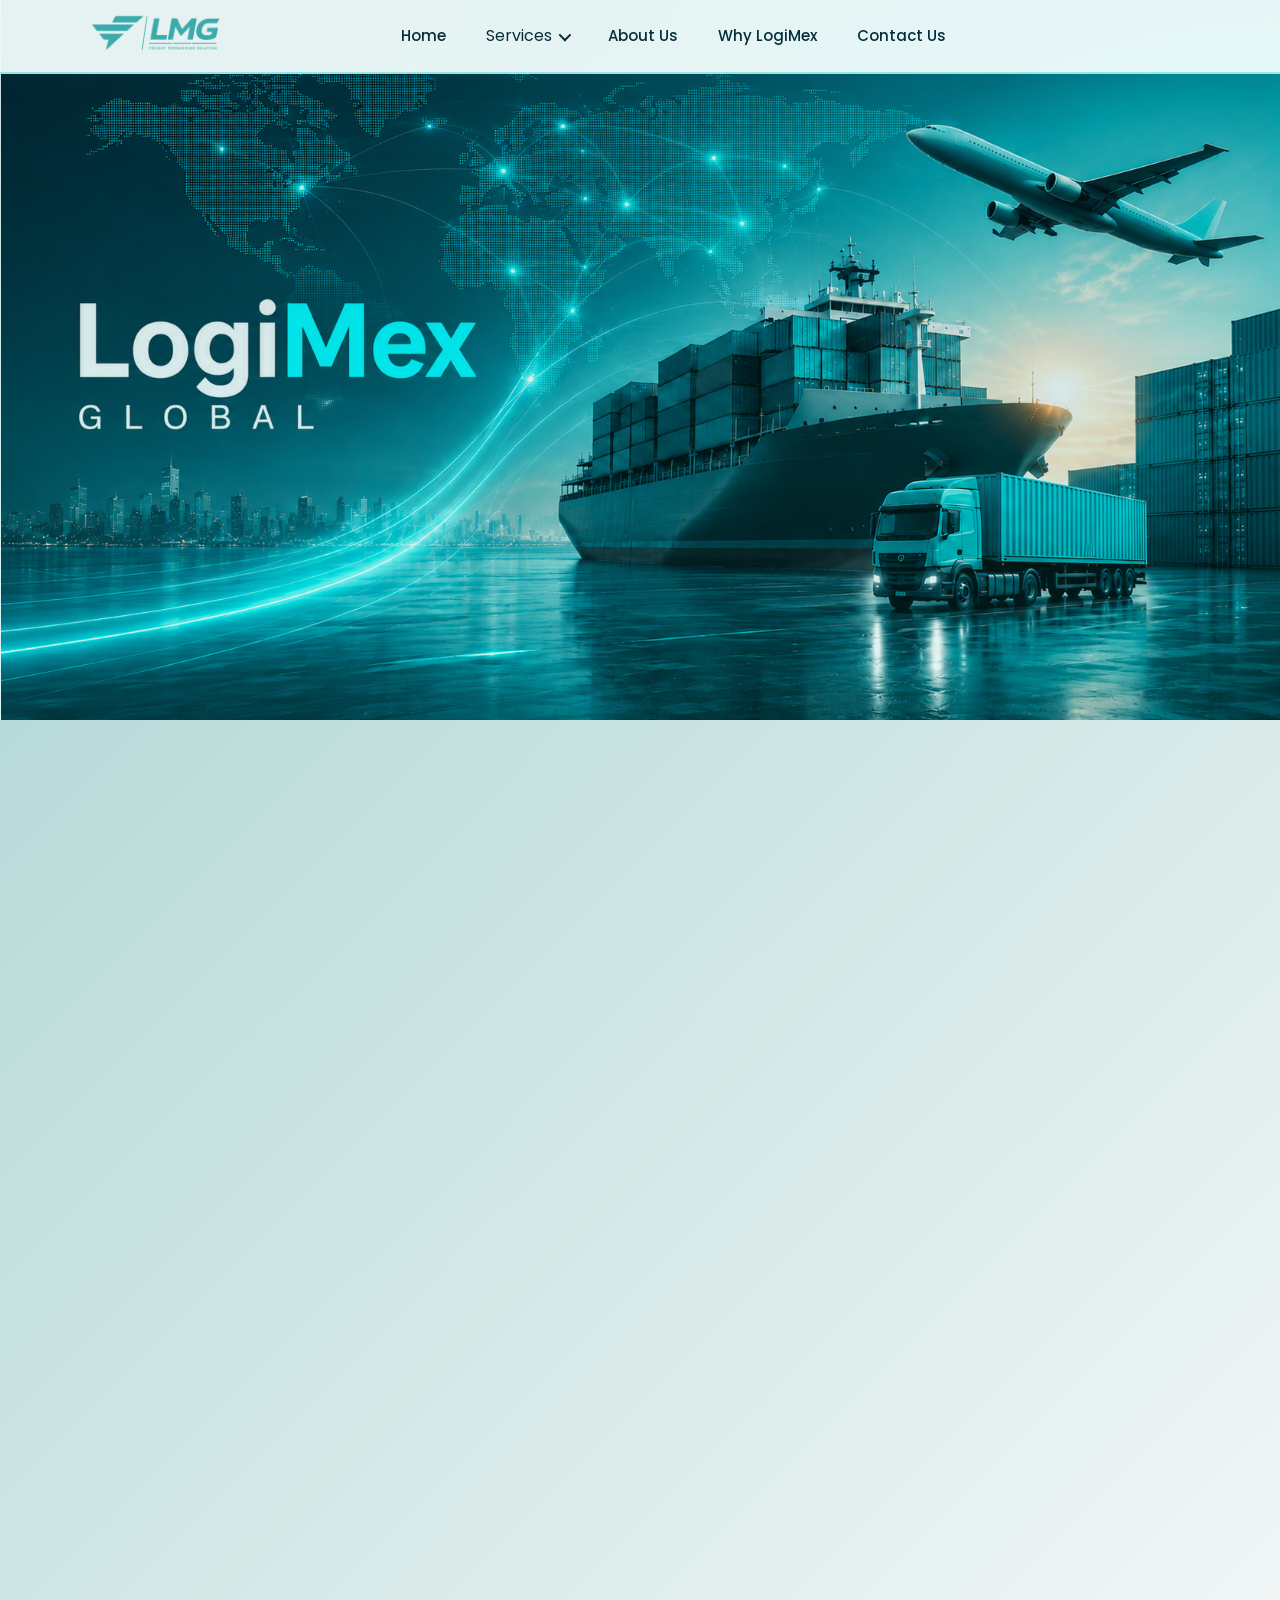
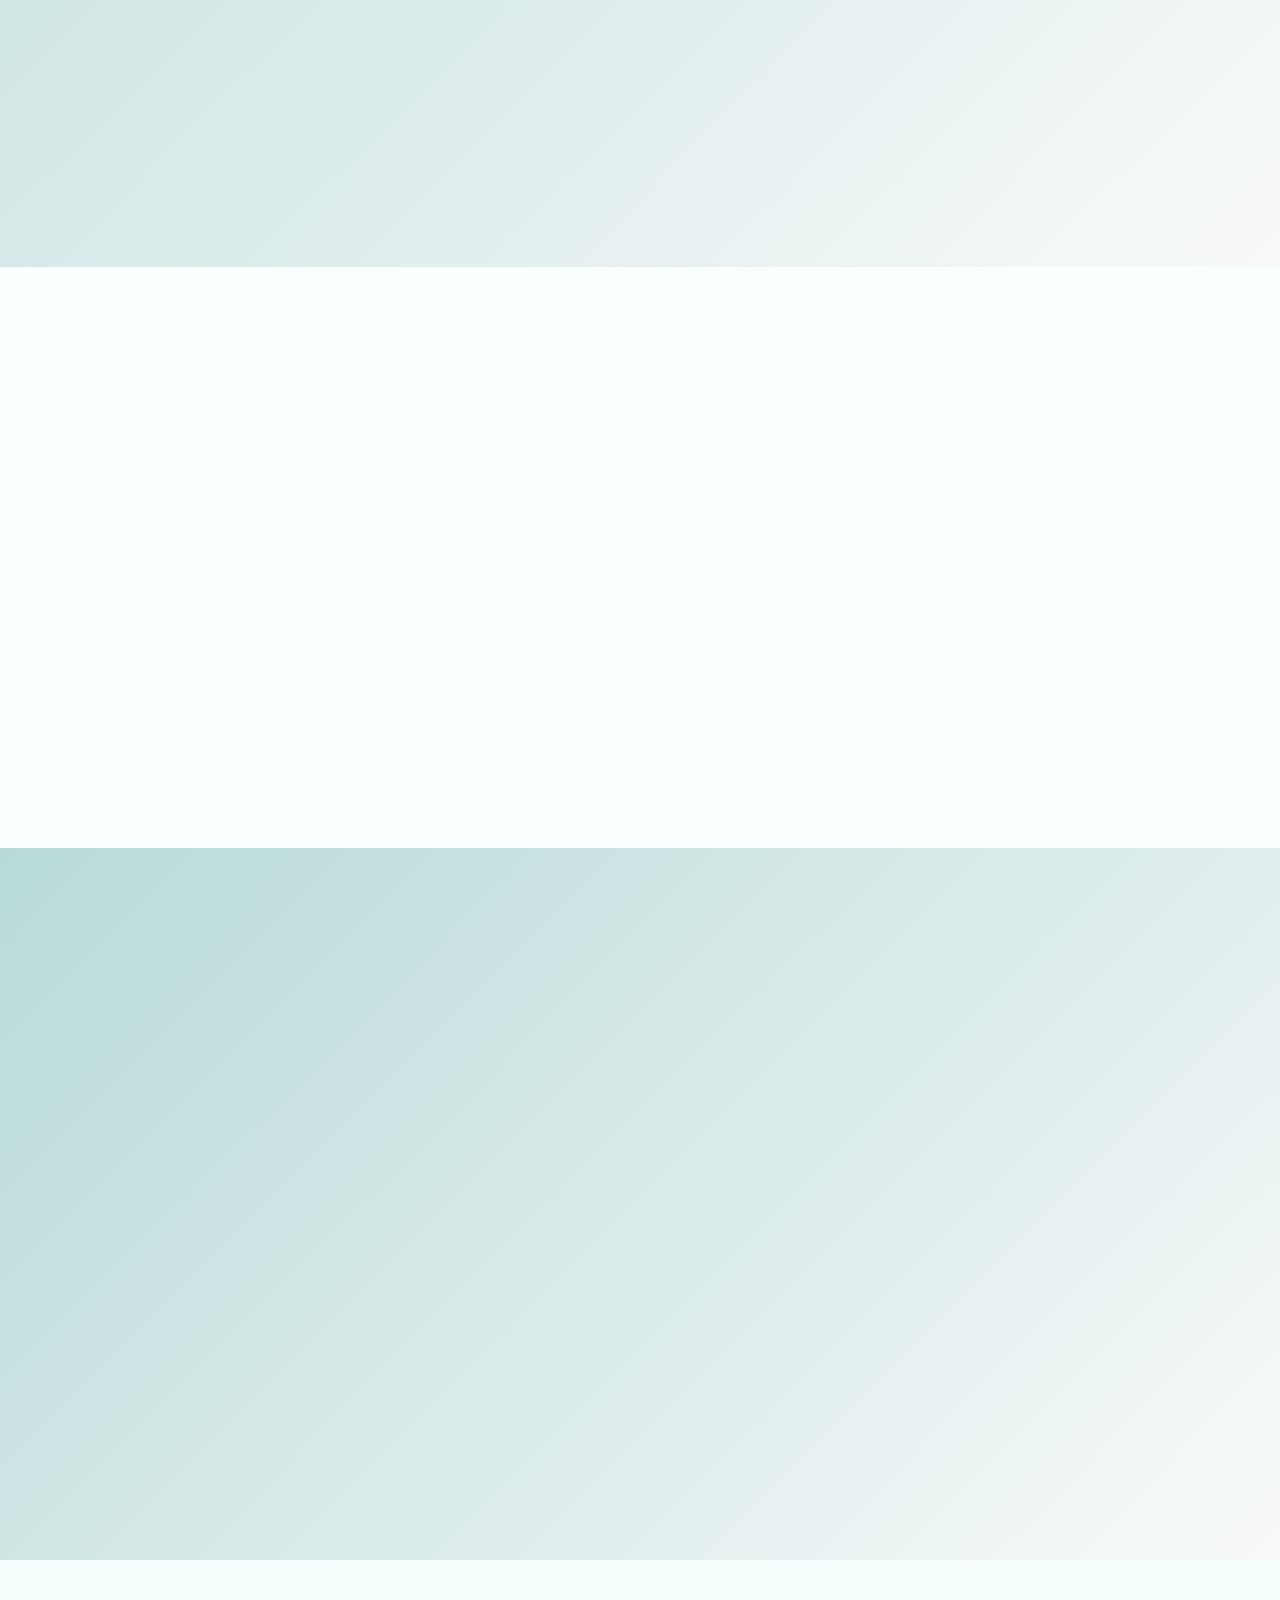
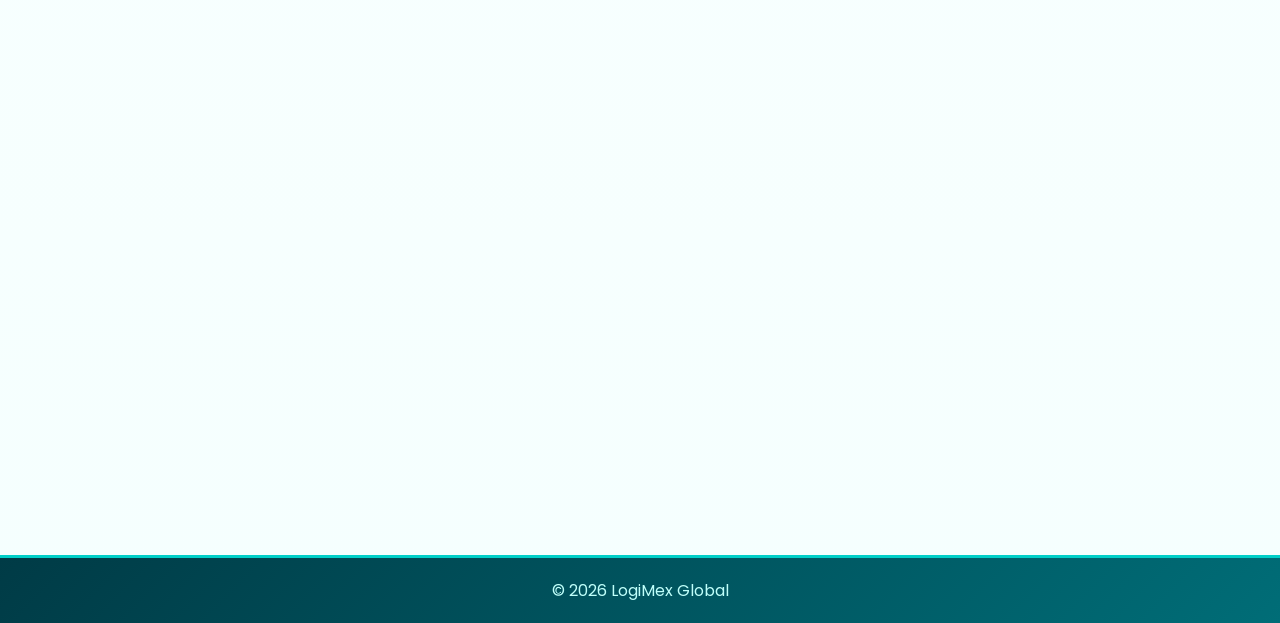
<file: index.html>
<!DOCTYPE html>
<html lang="en">

<head>
  <meta charset="UTF-8">
  <title>LogiMex Global</title>
  <meta name="viewport" content="width=device-width, initial-scale=1.0">

  <!-- SEO -->
  <meta name="description" content="LogiMex Global - Premium logistics solutions worldwide">

  <!-- Styles -->
  <link rel="stylesheet" href="style.css">

  <!-- Google Font -->
  <link href="https://fonts.googleapis.com/css2?family=Poppins:wght@300;500;700&display=swap" rel="stylesheet">
  <link href="https://unpkg.com/aos@2.3.4/dist/aos.css" rel="stylesheet">

  <script src="https://unpkg.com/aos@2.3.4/dist/aos.js"></script>
  <script type="application/ld+json">
  {
    "@context": "https://schema.org",
    "@type": "Organization",
    "name": "Logimex Global",
    "url": "https://logimexglobal.in"
  }
</script>
  <script>
    document.addEventListener("DOMContentLoaded", function () {
      AOS.init({
        duration: 800,        // faster on mobile
        once: false,
        offset: 80,           // smaller trigger distance
        disable: window.innerWidth < 480 ? true : false
      });
    });

  </script>
  <script>
    document.querySelectorAll('a[href^="#"]').forEach(link => {
      link.addEventListener("click", function (e) {
        e.preventDefault();

        const target = document.querySelector(this.getAttribute("href"));

        if (target) {
          target.scrollIntoView({
            behavior: "smooth"
          });

          setTimeout(() => {
            AOS.refresh();
          }, 300);
        }
      });
    });
  </script>
  <meta name="google-site-verification" content="a8qWENPJ3kZkcOd3XUZtPn4AicTe1PCpb2HpRHFiw74" />
</head>

<body>

  <!-- NAVBAR -->
  <header class="navbar">
    <div class="container">

      <!-- LOGO -->
      <div class="logo">
        <img src="assets/logo_monochrome.png" alt="LogiMex Logo">
      </div>

      <!-- NAV LINKS -->
      <nav id="nav-menu" class="nav-menu">
        <a href="#">Home</a>
        <div class="nav-dropdown">
          <button type="button" class="nav-link nav-dropdown-toggle" aria-expanded="false">Services</button>
          <div class="nav-dropdown-menu">
            <a href="ocean-freight.html">Ocean Freight</a>
            <a href="air-freight.html">Air Freight</a>
            <a href="road-transport.html">Road Transport</a>
            <a href="warehousing.html">Warehousing</a>
            <a href="cold-chain.html">Cold Chain</a>
            <a href="customs-clearance.html">Customs Clearance</a>
          </div>
        </div>
        <a href="#about-us">About Us</a>
        <a href="#why-choose-us">Why LogiMex</a>
        <a href="#contact-us">Contact Us</a>
      </nav>

      <!-- MOBILE MENU BUTTON -->
      <div id="menu-toggle" class="menu-toggle">
        <span></span>
        <span></span>
        <span></span>
      </div>

    </div>
  </header>

  <!-- HERO -->
  <section class="hero">
    <!-- <h1>LogiMex Global</h1>
  <p>Premium Logistics & Supply Chain Solutions</p>
  <button>Get Started</button> -->
  </section>

  <!-- SERVICES SECTION -->
  <section class="services" id="services">
    <div class="services-container">

      <!-- HEADING -->
      <div class="services-header" data-aos="fade-up">
        <h2>Our Services</h2>
        <p>
          We provide a wide range of logistics solutions designed to meet your business needs
          with efficiency and reliability.
        </p>
      </div>

      <!-- SERVICES GRID -->
      <div class="services-grid">

        <a class="service-card" href="ocean-freight.html" data-aos="zoom-in">
          <div class="service-card-media">
            <img src="assets/ocean_freight_port_to_port.jpeg" alt="Ocean freight containers at port">
          </div>
          <div class="service-card-body">
            <span class="service-card-badge">International</span>
            <h3>Ocean Freight</h3>
            <p>Cost-effective international shipping solutions for bulk cargo.</p>
          </div>
        </a>

        <a class="service-card" href="air-freight.html" data-aos="zoom-in" data-aos-delay="100">
          <div class="service-card-media">
            <img src="assets/air_freight_track_n_trace.avif" alt="Air freight shipment handling">
          </div>
          <div class="service-card-body">
            <span class="service-card-badge">Fast Transit</span>
            <h3>Air Freight</h3>
            <p>Fast and reliable delivery for time-sensitive shipments.</p>
          </div>
        </a>

        <a class="service-card" href="road-transport.html" data-aos="zoom-in" data-aos-delay="100">
          <div class="service-card-media">
            <img src="assets/road_transport_expedited.avif" alt="Road transport and trucking">
          </div>
          <div class="service-card-body">
            <span class="service-card-badge">Regional</span>
            <h3>Road Transport</h3>
            <p>Flexible domestic transportation with a strong network.</p>
          </div>
        </a>

        <a class="service-card" href="warehousing.html" data-aos="zoom-in" data-aos-delay="100">
          <div class="service-card-media">
            <img src="assets/warehousing_grow.avif" alt="Warehousing and distribution storage">
          </div>
          <div class="service-card-body">
            <span class="service-card-badge">Storage</span>
            <h3>Warehousing</h3>
            <p>Secure storage and efficient inventory management solutions.</p>
          </div>
        </a>

        <a class="service-card" href="cold-chain.html" data-aos="zoom-in" data-aos-delay="100">
          <div class="service-card-media">
            <img src="assets/cold_chain_optimal_solution.avif" alt="Temperature controlled logistics and cold chain">
          </div>
          <div class="service-card-body">
            <span class="service-card-badge">Controlled</span>
            <h3>Cold Chain</h3>
            <p>Temperature-controlled logistics for sensitive goods.</p>
          </div>
        </a>

        <a class="service-card" href="customs-clearance.html" data-aos="zoom-in" data-aos-delay="100">
          <div class="service-card-media">
            <img src="assets/service_hero_customs.jpeg" alt="Customs clearance paperwork and compliance">
          </div>
          <div class="service-card-body">
            <span class="service-card-badge">Compliance</span>
            <h3>Customs Clearance</h3>
            <p>Hassle-free documentation and customs processing.</p>
          </div>
        </a>

      </div>

    </div>
  </section>
  <!-- ABOUT -->
  <!-- ABOUT US SECTION -->
  <section class="about" id="about-us">
    <div class="about-container">

      <!-- LEFT CONTENT -->
      <div class="about-text" data-aos="fade-right">
        <h2>About Us</h2>
        <p>
          We are a trusted logistics company committed to delivering reliable, efficient,
          and cost-effective transportation solutions. With a strong network and experienced
          team, we ensure your goods reach their destination safely and on time.
        </p>

        <p>
          Our focus is on simplifying logistics for businesses by offering customized
          solutions that meet unique shipping requirements. From local deliveries to
          global freight, we handle every shipment with professionalism and care.
        </p>

        <!-- FEATURES -->
        <div class="about-features">
          <div>✔ Reliable Services</div>
          <div>✔ Timely Delivery</div>
          <div>✔ Secure Handling</div>
          <div>✔ Customer Focused</div>
        </div>
      </div>

      <!-- RIGHT IMAGE -->
      <div class="about-image" data-aos="fade-left">
        <img src="assets/warehousing_quick_shipment.avif" alt="Logistics">
      </div>

    </div>
  </section>



  <!-- WHY CHOOSE US SECTION -->
  <section class="why" id="why-choose-us">
    <div class="why-container">

      <!-- LEFT IMAGE -->
      <div class="why-image" data-aos="fade-right">
        <img src="assets/road_transport_our_priority.avif" alt="Logistics">
      </div>

      <!-- RIGHT CONTENT -->
      <div class="why-text" data-aos="fade-left">
        <h2>Why Choose Us</h2>
        <p>
          We provide reliable and efficient logistics solutions tailored to your business needs.
          Our commitment to quality service and customer satisfaction makes us a trusted partner
          in the logistics industry.
        </p>

        <!-- FEATURES GRID -->
        <div class="why-features">

          <div class="why-card" data-aos="fade-up">
            <h3>On-Time Delivery</h3>
            <p>We ensure your shipments reach their destination without delays.</p>
          </div>

          <div class="why-card" data-aos="fade-up">
            <h3>Affordable Pricing</h3>
            <p>Cost-effective logistics solutions for businesses of all sizes.</p>
          </div>

          <div class="why-card" data-aos="fade-up">
            <h3>Secure Handling</h3>
            <p>Your cargo is handled with maximum care and safety.</p>
          </div>

          <div class="why-card" data-aos="fade-up">
            <h3>24/7 Support</h3>
            <p>Our team is always available to assist you anytime.</p>
          </div>

        </div>
      </div>

    </div>
  </section>

  <section class="contact-section" id="contact-us">
    <div class="contact-container">

      <h2 data-aos="fade-up">Contact Us</h2>
      <p class="contact-intro" data-aos="fade-up">
        Have questions or need logistics support? Our team is ready to assist you with reliable and efficient solutions.
      </p>

      <div class="contact-grid">
        <div class="contact-card" data-aos="fade-up" data-aos-delay="100">
          <h3>📍 Address</h3>
          <p>1167, First Floor, Sector 9 Urban Eastate,</p>
          <p>ESI Hosiptal, Gurugram, HR-122001</p>
        </div>

        <div class="contact-card" data-aos="fade-up" data-aos-delay="100">
          <h3>📞 Phone</h3>
          <p>+91 9717060676</p>
          <p>+91 9971737647</p>
        </div>

        <div class="contact-card" data-aos="fade-up" data-aos-delay="100">
          <h3>✉️ Email</h3>
          <p>logimexglobal@gmail.com</p>
        </div>

        <div class="contact-card" data-aos="fade-up" data-aos-delay="100">
          <h3>🕒 Working Hours</h3>
          <p>Mon - Sat: 9:00 AM - 7:00 PM</p>
        </div>
      </div>

    </div>
  </section>

  <!-- FOOTER -->
  <footer>
    <p>© 2026 LogiMex Global</p>
  </footer>

  <script src="script.js"></script>
</body>

</html>
</file>
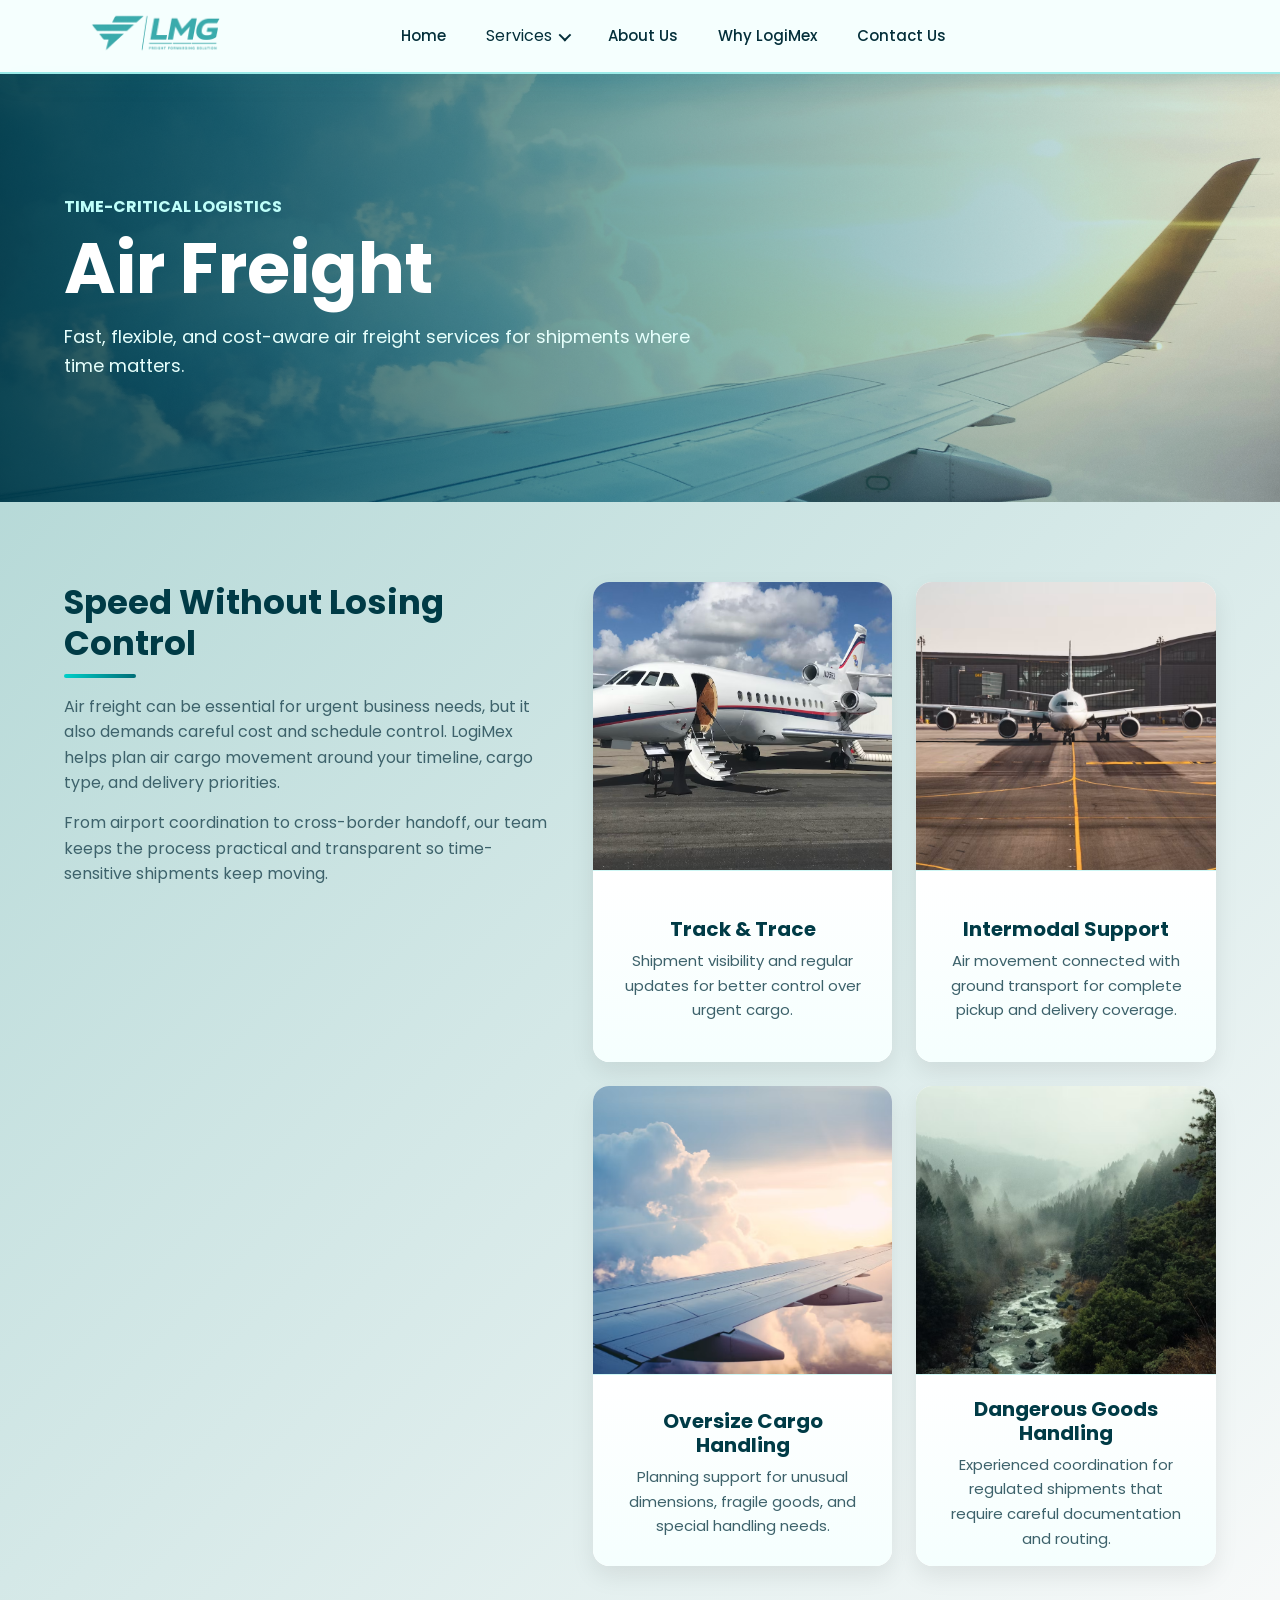
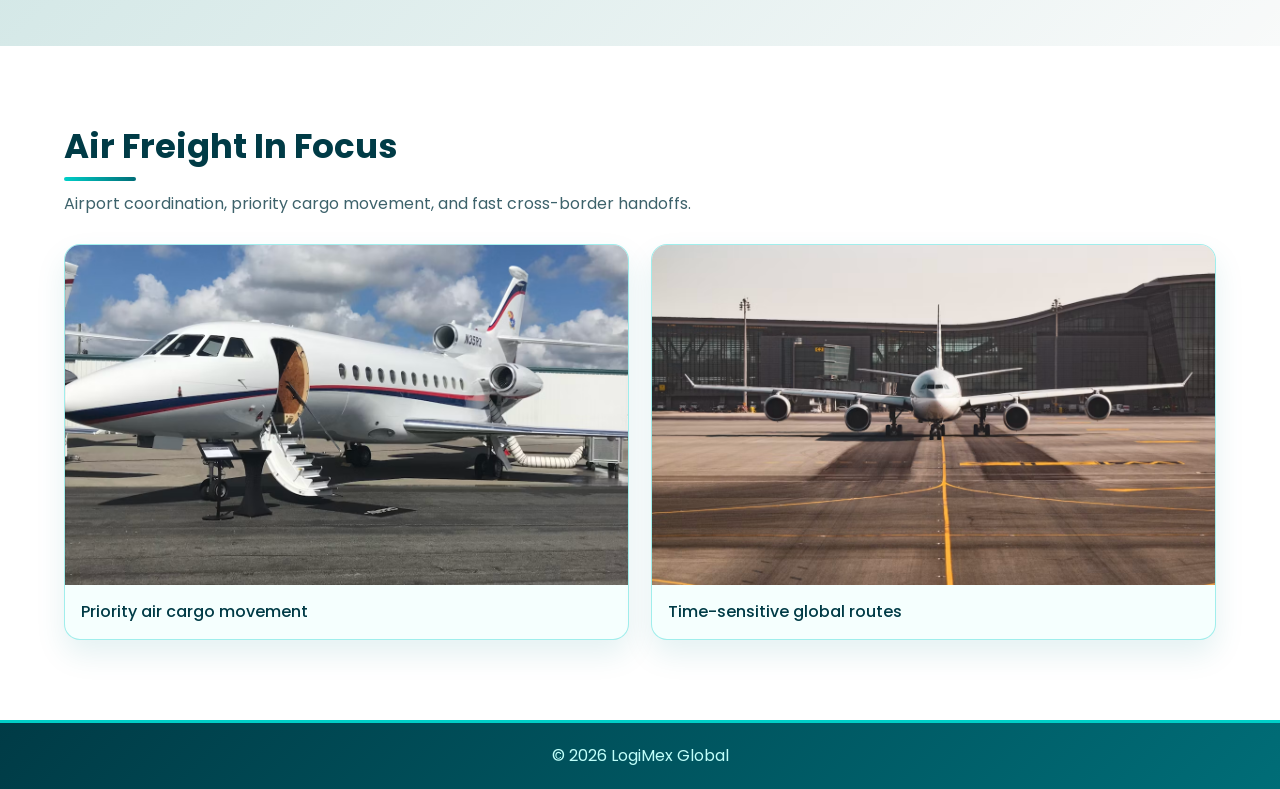
<file: air-freight.html>
<!DOCTYPE html>
<html lang="en">

<head>
  <meta charset="UTF-8">
  <title>Air Freight | LogiMex Global</title>
  <meta name="viewport" content="width=device-width, initial-scale=1.0">
  <meta name="description" content="Air freight solutions by LogiMex Global">
  <link rel="stylesheet" href="style.css">
  <link href="https://fonts.googleapis.com/css2?family=Poppins:wght@300;500;700&display=swap" rel="stylesheet">
</head>

<body>
  <header class="navbar">
    <div class="container">
      <div class="logo">
        <a href="index.html"><img src="assets/logo_monochrome.png" alt="LogiMex Logo"></a>
      </div>
      <nav id="nav-menu" class="nav-menu">
        <a href="index.html">Home</a>
        <div class="nav-dropdown">
          <button type="button" class="nav-link nav-dropdown-toggle" aria-expanded="false">Services</button>
          <div class="nav-dropdown-menu">
            <a href="ocean-freight.html">Ocean Freight</a>
            <a href="air-freight.html">Air Freight</a>
            <a href="road-transport.html">Road Transport</a>
            <a href="warehousing.html">Warehousing</a>
            <a href="cold-chain.html">Cold Chain</a>
            <a href="customs-clearance.html">Customs Clearance</a>
          </div>
        </div>
        <a href="index.html#about-us">About Us</a>
        <a href="index.html#why-choose-us">Why LogiMex</a>
        <a href="index.html#contact-us">Contact Us</a>
      </nav>
      <div id="menu-toggle" class="menu-toggle">
        <span></span>
        <span></span>
        <span></span>
      </div>
    </div>
  </header>

  <main class="service-page">
    <section class="service-hero service-hero-air">
      <div class="service-hero-content" data-aos="fade-up">
        <span class="service-kicker">Time-Critical Logistics</span>
        <h1>Air Freight</h1>
        <p>Fast, flexible, and cost-aware air freight services for shipments where time matters.</p>
      </div>
    </section>

    <section class="service-detail">
      <div class="service-detail-container">
        <div class="service-copy" data-aos="fade-right">
          <h2>Speed Without Losing Control</h2>
          <p>Air freight can be essential for urgent business needs, but it also demands careful cost and schedule control. LogiMex helps plan air cargo movement around your timeline, cargo type, and delivery priorities.</p>
          <p>From airport coordination to cross-border handoff, our team keeps the process practical and transparent so time-sensitive shipments keep moving.</p>
        </div>

        <div class="service-highlights" data-aos="fade-left">
          <div>
            <img class="feature-media" src="assets/air_freight_track_n_trace.avif" alt="Air freight tracking">
            <div class="feature-copy">
              <h3>Track & Trace</h3>
              <p>Shipment visibility and regular updates for better control over urgent cargo.</p>
            </div>
          </div>
          <div>
            <img class="feature-media" src="assets/air_freight_intermodal_support.avif" alt="Air freight intermodal support">
            <div class="feature-copy">
              <h3>Intermodal Support</h3>
              <p>Air movement connected with ground transport for complete pickup and delivery coverage.</p>
            </div>
          </div>
          <div>
            <img class="feature-media" src="assets/air_freight_oversize_cargo.avif" alt="Oversize cargo handling">
            <div class="feature-copy">
              <h3>Oversize Cargo Handling</h3>
              <p>Planning support for unusual dimensions, fragile goods, and special handling needs.</p>
            </div>
          </div>
          <div>
            <img class="feature-media" src="assets/air_freight_dangerous_good_handling.avif" alt="Dangerous goods handling">
            <div class="feature-copy">
              <h3>Dangerous Goods Handling</h3>
              <p>Experienced coordination for regulated shipments that require careful documentation and routing.</p>
            </div>
          </div>
        </div>
      </div>
    </section>

    <section class="service-media-section">
      <div class="service-media-container">
        <div class="service-media-heading">
          <h2>Air Freight In Focus</h2>
          <p>Airport coordination, priority cargo movement, and fast cross-border handoffs.</p>
        </div>
        <div class="service-image-grid">
          <figure>
            <img src="assets/air_freight_track_n_trace.avif" alt="Cargo airplane on an airport runway">
            <figcaption>Priority air cargo movement</figcaption>
          </figure>
          <figure>
            <img src="assets/air_freight_intermodal_support.avif" alt="Airplane wing above clouds">
            <figcaption>Time-sensitive global routes</figcaption>
          </figure>
        </div>
      </div>
    </section>
  </main>

  <footer>
    <p>© 2026 LogiMex Global</p>
  </footer>
  <script src="script.js"></script>
</body>

</html>
</file>
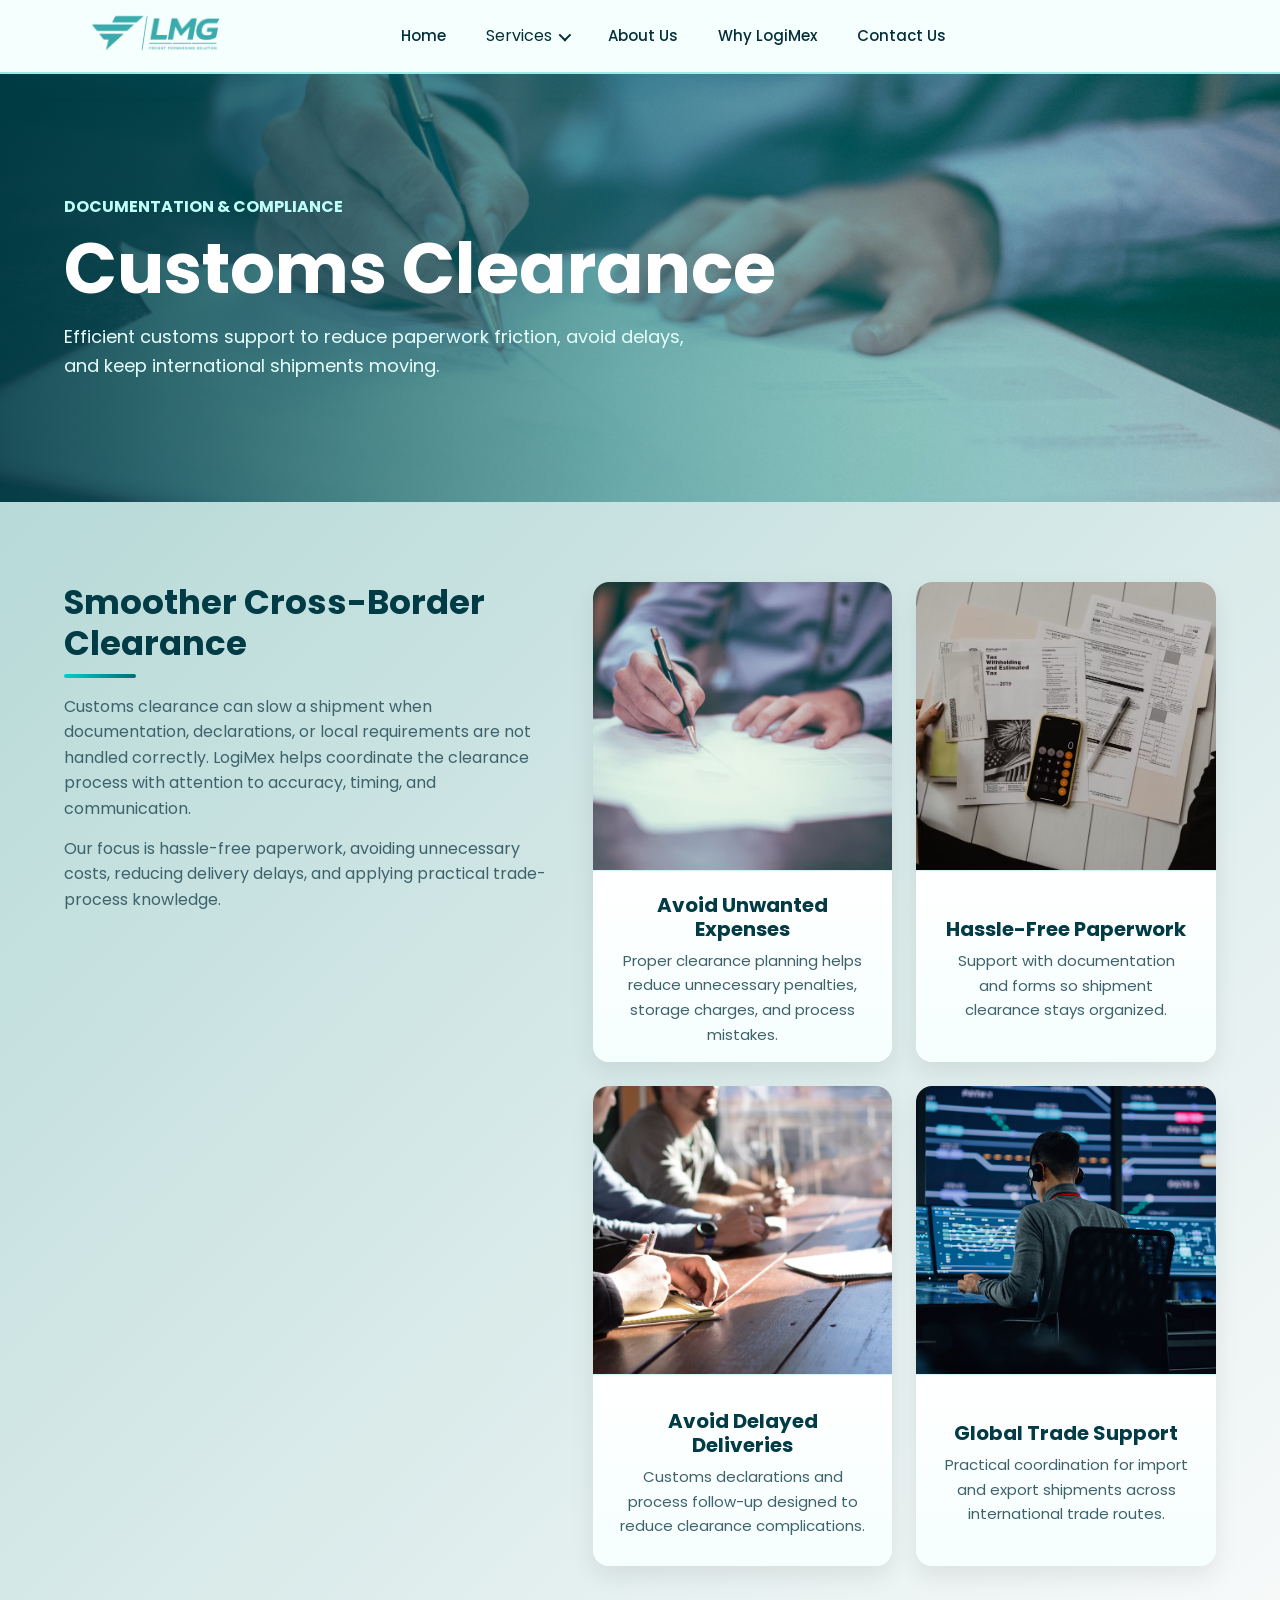
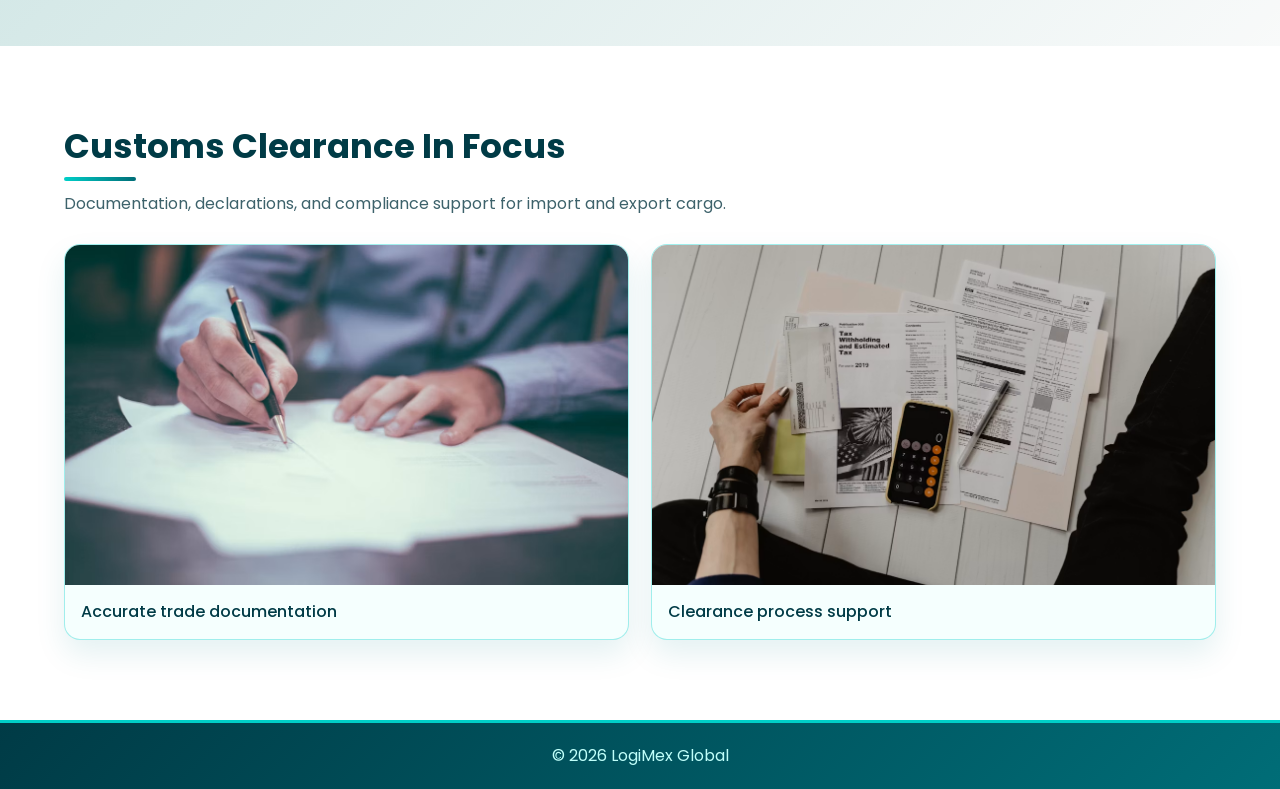
<file: customs-clearance.html>
<!DOCTYPE html>
<html lang="en">

<head>
  <meta charset="UTF-8">
  <title>Customs Clearance | LogiMex Global</title>
  <meta name="viewport" content="width=device-width, initial-scale=1.0">
  <meta name="description" content="Customs clearance solutions by LogiMex Global">
  <link rel="stylesheet" href="style.css">
  <link href="https://fonts.googleapis.com/css2?family=Poppins:wght@300;500;700&display=swap" rel="stylesheet">
</head>

<body>
  <header class="navbar">
    <div class="container">
      <div class="logo">
        <a href="index.html"><img src="assets/logo_monochrome.png" alt="LogiMex Logo"></a>
      </div>
      <nav id="nav-menu" class="nav-menu">
        <a href="index.html">Home</a>
        <div class="nav-dropdown">
          <button type="button" class="nav-link nav-dropdown-toggle" aria-expanded="false">Services</button>
          <div class="nav-dropdown-menu">
            <a href="ocean-freight.html">Ocean Freight</a>
            <a href="air-freight.html">Air Freight</a>
            <a href="road-transport.html">Road Transport</a>
            <a href="warehousing.html">Warehousing</a>
            <a href="cold-chain.html">Cold Chain</a>
            <a href="customs-clearance.html">Customs Clearance</a>
          </div>
        </div>
        <a href="index.html#about-us">About Us</a>
        <a href="index.html#why-choose-us">Why LogiMex</a>
        <a href="index.html#contact-us">Contact Us</a>
      </nav>
      <div id="menu-toggle" class="menu-toggle">
        <span></span>
        <span></span>
        <span></span>
      </div>
    </div>
  </header>

  <main class="service-page">
    <section class="service-hero service-hero-customs">
      <div class="service-hero-content" data-aos="fade-up">
        <span class="service-kicker">Documentation & Compliance</span>
        <h1>Customs Clearance</h1>
        <p>Efficient customs support to reduce paperwork friction, avoid delays, and keep international shipments moving.</p>
      </div>
    </section>

    <section class="service-detail">
      <div class="service-detail-container">
        <div class="service-copy" data-aos="fade-right">
          <h2>Smoother Cross-Border Clearance</h2>
          <p>Customs clearance can slow a shipment when documentation, declarations, or local requirements are not handled correctly. LogiMex helps coordinate the clearance process with attention to accuracy, timing, and communication.</p>
          <p>Our focus is hassle-free paperwork, avoiding unnecessary costs, reducing delivery delays, and applying practical trade-process knowledge.</p>
        </div>

        <div class="service-highlights" data-aos="fade-left">
          <div>
            <img class="feature-media" src="assets/customs_unwanted_expenses.avif" alt="Avoid unwanted customs expenses">
            <div class="feature-copy">
              <h3>Avoid Unwanted Expenses</h3>
              <p>Proper clearance planning helps reduce unnecessary penalties, storage charges, and process mistakes.</p>
            </div>
          </div>
          <div>
            <img class="feature-media" src="assets/customs_hassle_free_paperwork.avif" alt="Hassle free paperwork for customs">
            <div class="feature-copy">
              <h3>Hassle-Free Paperwork</h3>
              <p>Support with documentation and forms so shipment clearance stays organized.</p>
            </div>
          </div>
          <div>
            <img class="feature-media" src="assets/customs_avoid_delay_delivaries.avif" alt="Avoid delayed deliveries through customs">
            <div class="feature-copy">
              <h3>Avoid Delayed Deliveries</h3>
              <p>Customs declarations and process follow-up designed to reduce clearance complications.</p>
            </div>
          </div>
          <div>
            <img class="feature-media" src="assets/custom_clearance_global_trade_support.jpg" alt="Global trade support">
            <div class="feature-copy">
              <h3>Global Trade Support</h3>
              <p>Practical coordination for import and export shipments across international trade routes.</p>
            </div>
          </div>
        </div>
      </div>
    </section>

    <section class="service-media-section">
      <div class="service-media-container">
        <div class="service-media-heading">
          <h2>Customs Clearance In Focus</h2>
          <p>Documentation, declarations, and compliance support for import and export cargo.</p>
        </div>
        <div class="service-image-grid">
          <figure>
            <img src="assets/customs_unwanted_expenses.avif" alt="Customs and logistics paperwork on a desk">
            <figcaption>Accurate trade documentation</figcaption>
          </figure>
          <figure>
            <img src="assets/customs_hassle_free_paperwork.avif" alt="Business documents and calculations for clearance">
            <figcaption>Clearance process support</figcaption>
          </figure>
        </div>
      </div>
    </section>
  </main>

  <footer>
    <p>© 2026 LogiMex Global</p>
  </footer>
  <script src="script.js"></script>
</body>

</html>
</file>
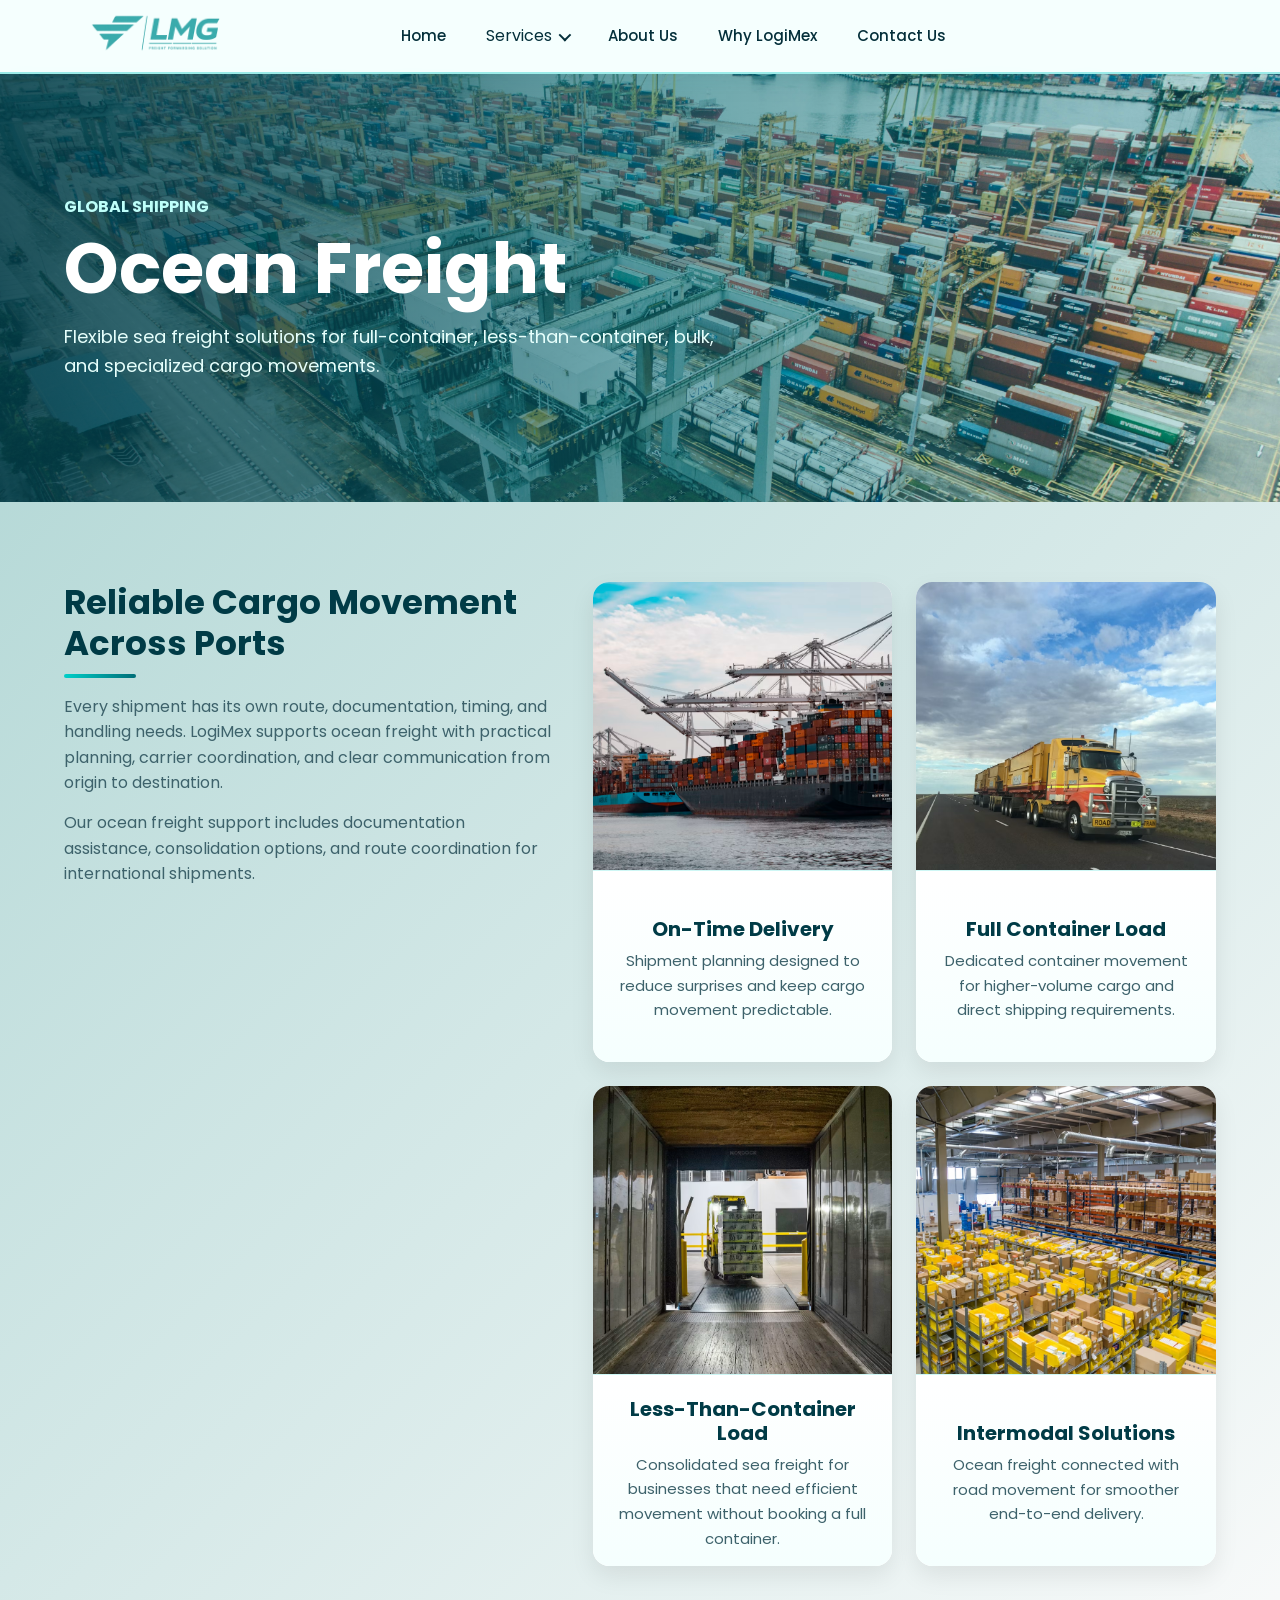
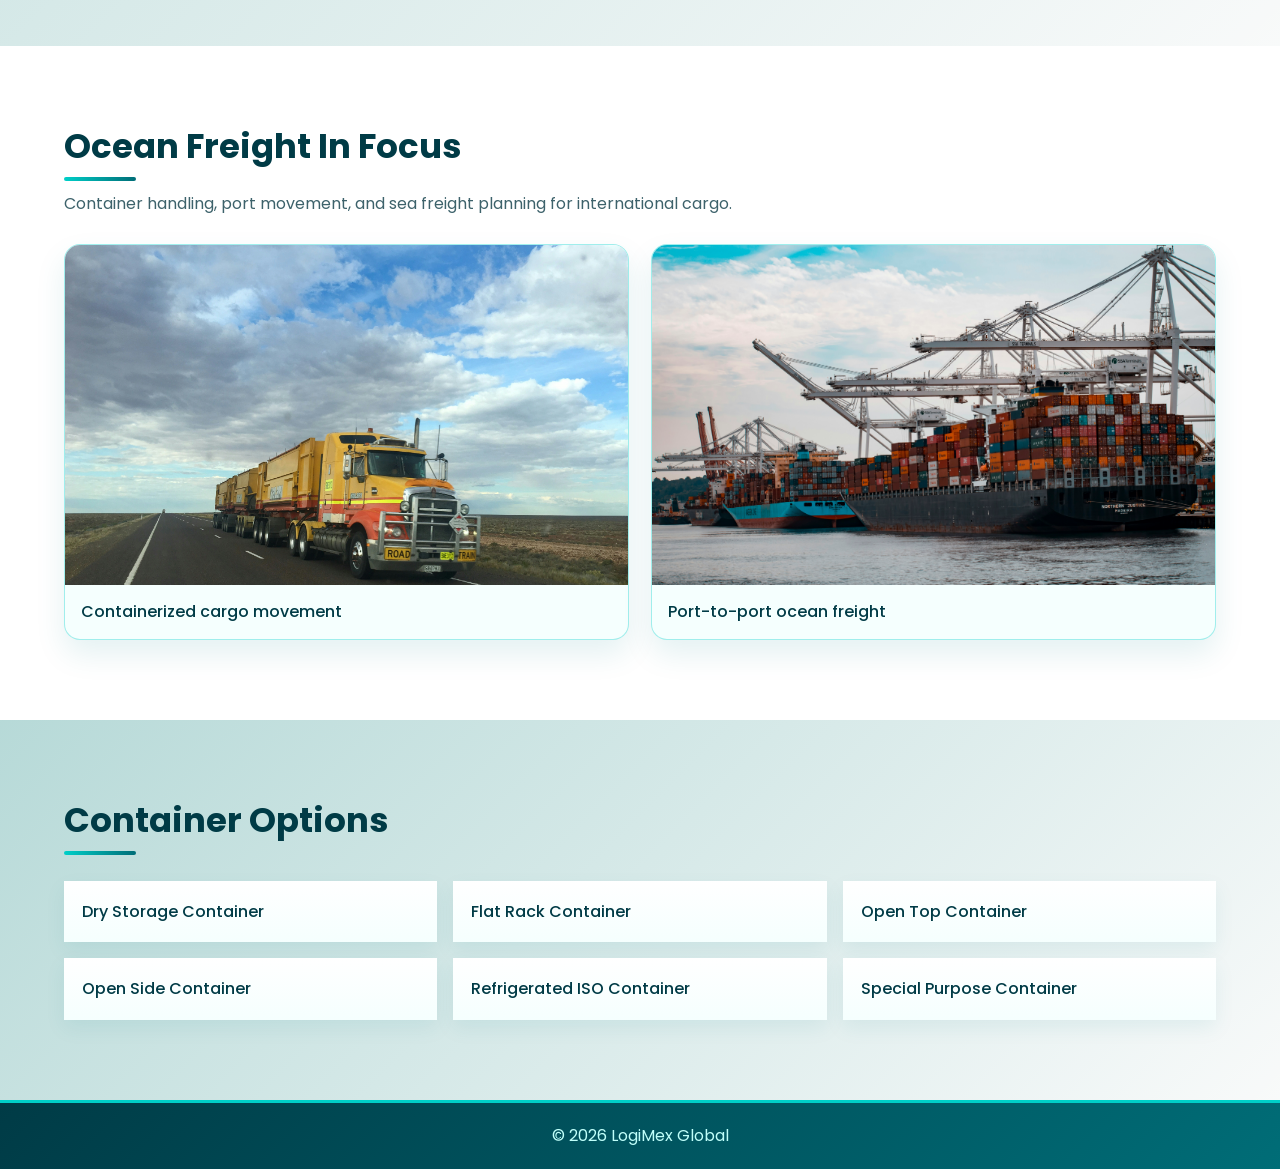
<file: ocean-freight.html>
<!DOCTYPE html>
<html lang="en">

<head>
  <meta charset="UTF-8">
  <title>Ocean Freight | LogiMex Global</title>
  <meta name="viewport" content="width=device-width, initial-scale=1.0">
  <meta name="description" content="Ocean freight solutions by LogiMex Global">
  <link rel="stylesheet" href="style.css">
  <link href="https://fonts.googleapis.com/css2?family=Poppins:wght@300;500;700&display=swap" rel="stylesheet">
</head>

<body>
  <header class="navbar">
    <div class="container">
      <div class="logo">
        <a href="index.html"><img src="assets/logo_monochrome.png" alt="LogiMex Logo"></a>
      </div>
      <nav id="nav-menu" class="nav-menu">
        <a href="index.html">Home</a>
        <div class="nav-dropdown">
          <button type="button" class="nav-link nav-dropdown-toggle" aria-expanded="false">Services</button>
          <div class="nav-dropdown-menu">
            <a href="ocean-freight.html">Ocean Freight</a>
            <a href="air-freight.html">Air Freight</a>
            <a href="road-transport.html">Road Transport</a>
            <a href="warehousing.html">Warehousing</a>
            <a href="cold-chain.html">Cold Chain</a>
            <a href="customs-clearance.html">Customs Clearance</a>
          </div>
        </div>
        <a href="index.html#about-us">About Us</a>
        <a href="index.html#why-choose-us">Why LogiMex</a>
        <a href="index.html#contact-us">Contact Us</a>
      </nav>
      <div id="menu-toggle" class="menu-toggle">
        <span></span>
        <span></span>
        <span></span>
      </div>
    </div>
  </header>

  <main class="service-page">
    <section class="service-hero service-hero-ocean">
      <div class="service-hero-content" data-aos="fade-up">
        <span class="service-kicker">Global Shipping</span>
        <h1>Ocean Freight</h1>
        <p>Flexible sea freight solutions for full-container, less-than-container, bulk, and specialized cargo movements.</p>
      </div>
    </section>

    <section class="service-detail">
      <div class="service-detail-container">
        <div class="service-copy" data-aos="fade-right">
          <h2>Reliable Cargo Movement Across Ports</h2>
          <p>Every shipment has its own route, documentation, timing, and handling needs. LogiMex supports ocean freight with practical planning, carrier coordination, and clear communication from origin to destination.</p>
          <p>Our ocean freight support includes documentation assistance, consolidation options, and route coordination for international shipments.</p>
        </div>

        <div class="service-highlights" data-aos="fade-left">
          <div>
            <img class="feature-media" src="assets/ocean_freight_on_time_delivery.avif" alt="Ocean freight delivery planning">
            <div class="feature-copy">
              <h3>On-Time Delivery</h3>
              <p>Shipment planning designed to reduce surprises and keep cargo movement predictable.</p>
            </div>
          </div>
          <div>
            <img class="feature-media" src="assets/ocean_freight_full_container_load.avif" alt="Full container load service">
            <div class="feature-copy">
              <h3>Full Container Load</h3>
              <p>Dedicated container movement for higher-volume cargo and direct shipping requirements.</p>
            </div>
          </div>
          <div>
            <img class="feature-media" src="assets/ocean_freight_less_than_container_load.avif" alt="Less than container load consolidation">
            <div class="feature-copy">
              <h3>Less-Than-Container Load</h3>
              <p>Consolidated sea freight for businesses that need efficient movement without booking a full container.</p>
            </div>
          </div>
          <div>
            <img class="feature-media" src="assets/ocean_freight_intermodal_solutions.avif" alt="Intermodal ocean freight solutions">
            <div class="feature-copy">
              <h3>Intermodal Solutions</h3>
              <p>Ocean freight connected with road movement for smoother end-to-end delivery.</p>
            </div>
          </div>
        </div>
      </div>
    </section>

    <section class="service-media-section">
      <div class="service-media-container">
        <div class="service-media-heading">
          <h2>Ocean Freight In Focus</h2>
          <p>Container handling, port movement, and sea freight planning for international cargo.</p>
        </div>
        <div class="service-image-grid">
          <figure>
            <img src="assets/ocean_freight_containerized_cargo.jpeg" alt="Shipping containers stacked at a port">
            <figcaption>Containerized cargo movement</figcaption>
          </figure>
          <figure>
            <img src="assets/ocean_freight_port_to_port.jpeg" alt="Cargo ship loaded with containers">
            <figcaption>Port-to-port ocean freight</figcaption>
          </figure>
        </div>
      </div>
    </section>

    <section class="service-list-section">
      <div class="service-list-container">
        <h2>Container Options</h2>
        <div class="service-list-grid">
          <span>Dry Storage Container</span>
          <span>Flat Rack Container</span>
          <span>Open Top Container</span>
          <span>Open Side Container</span>
          <span>Refrigerated ISO Container</span>
          <span>Special Purpose Container</span>
        </div>
      </div>
    </section>
  </main>

  <footer>
    <p>© 2026 LogiMex Global</p>
  </footer>
  <script src="script.js"></script>
</body>

</html>
</file>
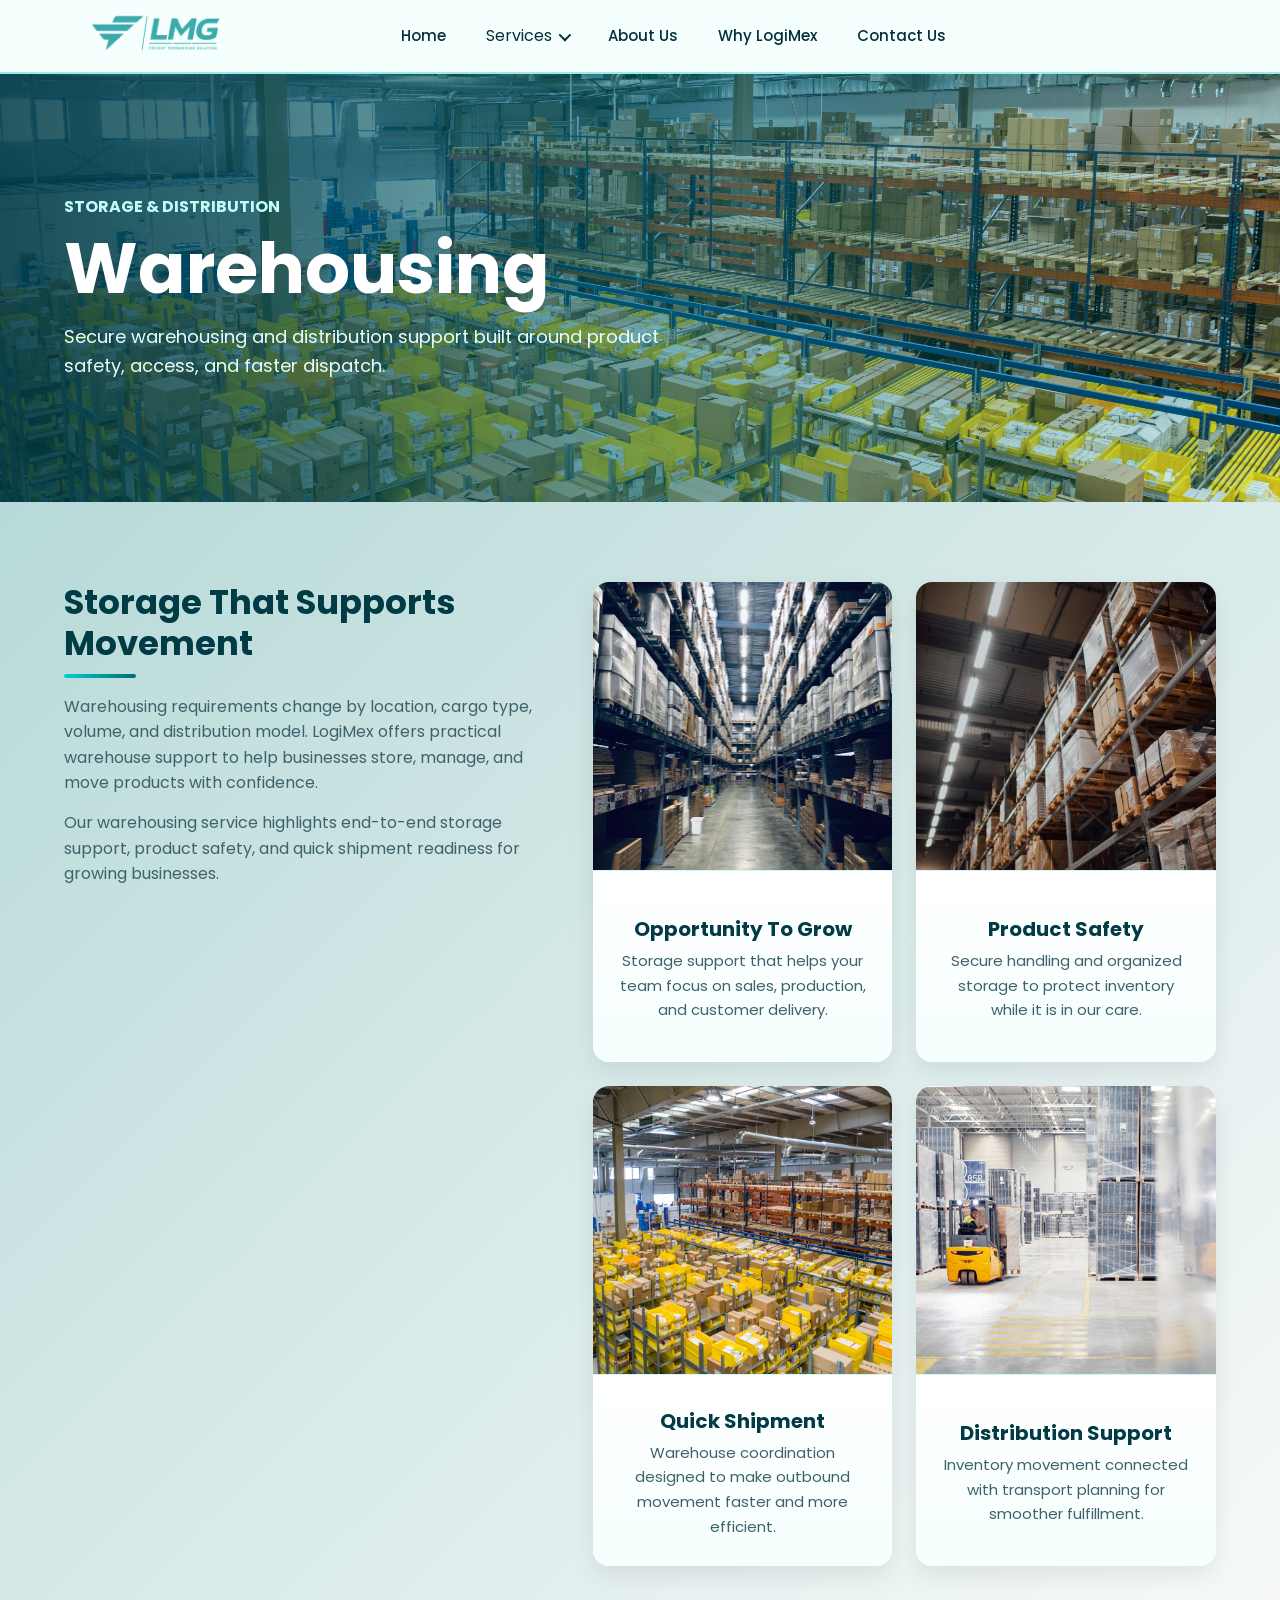
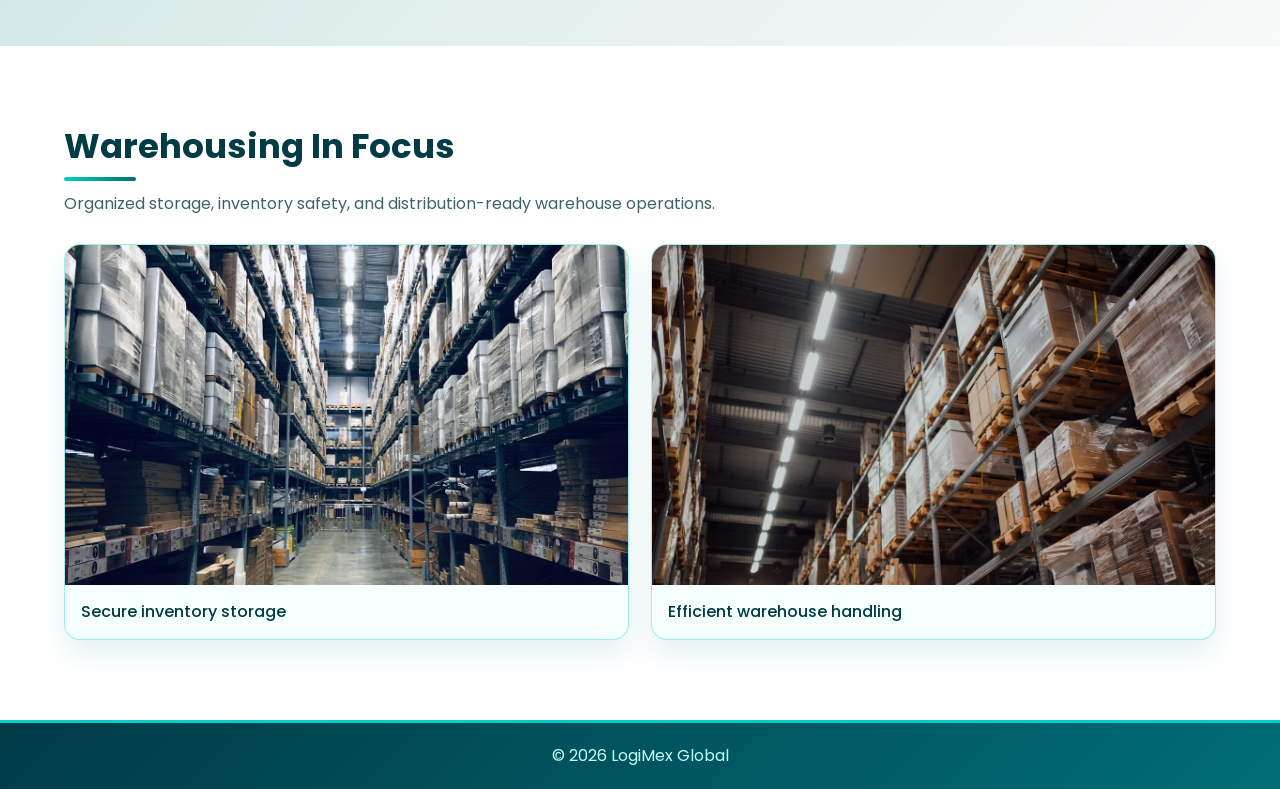
<file: warehousing.html>
<!DOCTYPE html>
<html lang="en">

<head>
  <meta charset="UTF-8">
  <title>Warehousing | LogiMex Global</title>
  <meta name="viewport" content="width=device-width, initial-scale=1.0">
  <meta name="description" content="Warehousing and distribution solutions by LogiMex Global">
  <link rel="stylesheet" href="style.css">
  <link href="https://fonts.googleapis.com/css2?family=Poppins:wght@300;500;700&display=swap" rel="stylesheet">
</head>

<body>
  <header class="navbar">
    <div class="container">
      <div class="logo">
        <a href="index.html"><img src="assets/logo_monochrome.png" alt="LogiMex Logo"></a>
      </div>
      <nav id="nav-menu" class="nav-menu">
        <a href="index.html">Home</a>
        <div class="nav-dropdown">
          <button type="button" class="nav-link nav-dropdown-toggle" aria-expanded="false">Services</button>
          <div class="nav-dropdown-menu">
            <a href="ocean-freight.html">Ocean Freight</a>
            <a href="air-freight.html">Air Freight</a>
            <a href="road-transport.html">Road Transport</a>
            <a href="warehousing.html">Warehousing</a>
            <a href="cold-chain.html">Cold Chain</a>
            <a href="customs-clearance.html">Customs Clearance</a>
          </div>
        </div>
        <a href="index.html#about-us">About Us</a>
        <a href="index.html#why-choose-us">Why LogiMex</a>
        <a href="index.html#contact-us">Contact Us</a>
      </nav>
      <div id="menu-toggle" class="menu-toggle">
        <span></span>
        <span></span>
        <span></span>
      </div>
    </div>
  </header>

  <main class="service-page">
    <section class="service-hero service-hero-warehouse">
      <div class="service-hero-content" data-aos="fade-up">
        <span class="service-kicker">Storage & Distribution</span>
        <h1>Warehousing</h1>
        <p>Secure warehousing and distribution support built around product safety, access, and faster dispatch.</p>
      </div>
    </section>

    <section class="service-detail">
      <div class="service-detail-container">
        <div class="service-copy" data-aos="fade-right">
          <h2>Storage That Supports Movement</h2>
          <p>Warehousing requirements change by location, cargo type, volume, and distribution model. LogiMex offers practical warehouse support to help businesses store, manage, and move products with confidence.</p>
          <p>Our warehousing service highlights end-to-end storage support, product safety, and quick shipment readiness for growing businesses.</p>
        </div>

        <div class="service-highlights" data-aos="fade-left">
          <div>
            <img class="feature-media" src="assets/warehousing_grow.avif" alt="Warehousing growth support">
            <div class="feature-copy">
              <h3>Opportunity To Grow</h3>
              <p>Storage support that helps your team focus on sales, production, and customer delivery.</p>
            </div>
          </div>
          <div>
            <img class="feature-media" src="assets/warehousing_product_safety.avif" alt="Product safety in warehousing">
            <div class="feature-copy">
              <h3>Product Safety</h3>
              <p>Secure handling and organized storage to protect inventory while it is in our care.</p>
            </div>
          </div>
          <div>
            <img class="feature-media" src="assets/warehousing_quick_shipment.avif" alt="Quick shipment from warehouse">
            <div class="feature-copy">
              <h3>Quick Shipment</h3>
              <p>Warehouse coordination designed to make outbound movement faster and more efficient.</p>
            </div>
          </div>
          <div>
            <img class="feature-media" src="assets/warehousing_distribution.jpg" alt="Distribution support and logistics">
            <div class="feature-copy">
              <h3>Distribution Support</h3>
              <p>Inventory movement connected with transport planning for smoother fulfillment.</p>
            </div>
          </div>
        </div>
      </div>
    </section>

    <section class="service-media-section">
      <div class="service-media-container">
        <div class="service-media-heading">
          <h2>Warehousing In Focus</h2>
          <p>Organized storage, inventory safety, and distribution-ready warehouse operations.</p>
        </div>
        <div class="service-image-grid">
          <figure>
            <img src="assets/warehousing_grow.avif" alt="Warehouse racks with stored goods">
            <figcaption>Secure inventory storage</figcaption>
          </figure>
          <figure>
            <img src="assets/warehousing_product_safety.avif" alt="Warehouse worker handling packages">
            <figcaption>Efficient warehouse handling</figcaption>
          </figure>
        </div>
      </div>
    </section>
  </main>

  <footer>
    <p>© 2026 LogiMex Global</p>
  </footer>
  <script src="script.js"></script>
</body>

</html>
</file>
<file: style.css>
/* =====================
   GLOBAL
===================== */
* {
  margin: 0;
  padding: 0;
  box-sizing: border-box;
  font-family: 'Poppins', sans-serif;
}

html,
body {
  width: 100%;
  max-width: 100%;
  overflow-x: hidden;
  overflow-x: clip;
}

:root {
  --turquoise: #00CFC8;
  --turquoise-dark: #006D77;
  --turquoise-deep: #003B46;
  --turquoise-light: #BFFFFA;
  --aqua-soft: #E6FFFC;
  --aqua-panel: #F5FFFE;
  --ink: #042F3A;
  --muted: #3D626B;
  --line: #7DE4DD;
  --white: #FFFFFF;
}

[data-aos] {
  will-change: transform, opacity;
}

body {
  background: linear-gradient(180deg, var(--white), var(--aqua-panel));
  color: var(--ink);
  line-height: 1.6;
}

section {
  padding: 100px 0;
}

section:nth-of-type(even) {
      background: linear-gradient(135deg, rgba(0, 207, 200, 0.12), rgba(255, 255, 255, 0.86)), #d0dbda;
}

.container {
  width: 90%;
  max-width: 1200px;
  margin: auto;
}

/* =====================
   NAVBAR
===================== */
.navbar {
  position: fixed;
  width: 100%;
  top: 0;
  z-index: 1000;

  background: rgba(245, 255, 254, 0.94);
  backdrop-filter: blur(10px);
  border-bottom: 2px solid rgba(0, 207, 200, 0.35);
  box-shadow: 0 8px 24px rgba(0, 109, 119, 0.08);
}

.navbar .container {
  display: grid;
  grid-template-columns: auto 1fr auto;
  align-items: center;
  min-height: 72px;
  padding: 0;
}

.logo {
  font-size: 24px;
  font-weight: 700;
  color: var(--turquoise-dark);
}

.logo img {
  display: block;
  height: clamp(34px, 4vw, 44px);
  max-width: min(42vw, 220px);
  width: auto;
  object-fit: contain;
  transform: scale(2.80);
  transform-origin: left center;
}

/* CENTER MENU */
.nav-menu {
  display: flex;
  justify-content: center;
  align-items: center;
  gap: 40px;
}

.nav-menu a,
.nav-link {
  text-decoration: none;
  color: var(--ink);
  font-size: 15px;
  font-weight: 500;
  position: relative;
  transition: 0.3s;
}

.nav-menu a::after,
.nav-link::after {
  content: "";
  position: absolute;
  width: 0%;
  height: 2px;
  background: var(--turquoise);
  left: 0;
  bottom: -6px;
  transition: 0.3s;
}

.nav-menu a:hover::after,
.nav-link:hover::after {
  width: 100%;
}

.nav-menu a:hover,
.nav-link:hover {
  color: var(--turquoise);
}

.nav-dropdown {
  position: relative;
}

.nav-dropdown>.nav-link {
  display: inline-flex;
  align-items: center;
  gap: 7px;
  background: transparent;
  border: 0;
  appearance: none;
  -webkit-appearance: none;
  padding: 0;
  font: inherit;
  cursor: pointer;
}

.nav-dropdown>.nav-link::before {
  content: "";
  width: 7px;
  height: 7px;
  border-right: 2px solid currentColor;
  border-bottom: 2px solid currentColor;
  order: 2;
  transform: rotate(45deg) translateY(-2px);
  transition: transform 0.25s ease;
}

.nav-dropdown:hover>.nav-link::before,
.nav-dropdown:focus-within>.nav-link::before,
.nav-dropdown.open>.nav-link::before {
  transform: rotate(225deg) translateY(-1px);
}

.nav-dropdown::after {
  content: "";
  position: absolute;
  left: 0;
  right: 0;
  top: 100%;
  height: 18px;
}

.nav-dropdown-menu {
  position: absolute;
  top: calc(100% + 18px);
  left: 50%;
  min-width: 230px;
  padding: 10px;
  background: rgba(245, 255, 254, 0.98);
  backdrop-filter: blur(14px);
  border: 1px solid rgba(0, 207, 200, 0.35);
  border-radius: 8px;
  box-shadow: 0 22px 40px rgba(0, 59, 70, 0.18);
  display: grid;
  gap: 4px;
  opacity: 0;
  pointer-events: none;
  transform: translate(-50%, 8px);
  transition: opacity 0.25s ease, transform 0.25s ease;
}

.nav-dropdown:hover .nav-dropdown-menu,
.nav-dropdown:focus-within .nav-dropdown-menu {
  opacity: 1;
  pointer-events: auto;
  transform: translate(-50%, 0);
}

.nav-dropdown-menu a {
  display: block;
  padding: 10px 12px;
  border-radius: 6px;
  color: var(--ink);
  white-space: nowrap;
}

.nav-dropdown-menu a::after {
  display: none;
}

.nav-dropdown-menu a:hover {
  background: var(--aqua-soft);
  color: var(--turquoise-dark);
}

/* MOBILE MENU */
.menu-toggle {
  display: none;
  flex-direction: column;
  cursor: pointer;
}

.menu-toggle span {
  height: 3px;
  width: 25px;
  background: var(--turquoise-dark);
  margin-bottom: 4px;
}

/* =====================
   HERO
===================== */
.hero {
  min-height: calc(100vw * 941 / 1672);
  padding-top: 84px;
  background:
    linear-gradient(rgba(0, 59, 70, 0.18), rgba(0, 207, 200, 0.12)),
    url("assets/banner_desktop.png") center top / contain no-repeat,
    var(--aqua-panel);
}

/* =====================
   SERVICES
===================== */
.services-container {
  width: 90%;
  max-width: 1200px;
  margin: auto;
}

.services-header {
  text-align: center;
  margin-bottom: 50px;
}

.services-header h2 {
  font-size: 34px;
  font-weight: 600;
  color: var(--turquoise-deep);
}

.services-header h2::after,
.about-text h2::after,
.why-text h2::after,
.contact-container h2::after {
  content: "";
  display: block;
  width: 72px;
  height: 4px;
  margin-top: 10px;
  border-radius: 999px;
  background: linear-gradient(90deg, var(--turquoise), var(--turquoise-dark));
}

.services-header h2::after,
.contact-container h2::after {
  margin-left: auto;
  margin-right: auto;
}

.services-header p {
  color: var(--muted);
  margin-top: 10px;
}

.services-grid {
  display: grid;
  grid-template-columns: repeat(3, 1fr);
  gap: 25px;
}

.service-card {
  background: linear-gradient(180deg, var(--white), var(--aqua-panel));
  border: 1px solid rgba(0, 207, 200, 0.35);
  padding: 0;
  border-radius: 8px;
  box-shadow: 0 12px 28px rgba(8, 126, 139, 0.08);
  transform-style: preserve-3d;
  transition: transform 0.35s ease, box-shadow 0.35s ease, border-color 0.35s ease, background 0.35s ease;
  text-align: left;
  color: inherit;
  display: block;
  text-decoration: none;
  overflow: hidden;
}

.service-card:hover {
  transform: translateY(-10px) perspective(900px) rotateX(4deg);
  background: linear-gradient(180deg, var(--white), #edfffd);
  box-shadow:
    0 22px 42px rgba(0, 207, 200, 0.18),
    0 8px 18px rgba(0, 59, 70, 0.13);
  border-color: var(--turquoise);
}

.service-card-media {
  position: relative;
  aspect-ratio: 16 / 9;
  overflow: hidden;
  background: var(--aqua-soft);
}

.service-card-media::after {
  content: "";
  position: absolute;
  inset: 0;
  background: linear-gradient(180deg, rgba(0, 59, 70, 0.02), rgba(0, 59, 70, 0.18));
  pointer-events: none;
}

.service-card-media img {
  width: 100%;
  height: 100%;
  display: block;
  object-fit: cover;
  transition: transform 0.45s ease;
}

.service-card:hover .service-card-media img {
  transform: scale(1.06);
}

.service-card-body {
  padding: 18px 20px 22px;
}

.service-card-body h3 {
  color: var(--turquoise-deep);
  margin-bottom: 8px;
  font-size: 20px;
}

.service-card-body p {
  color: var(--muted);
}

.service-card-badge {
  display: inline-flex;
  align-items: center;
  gap: 6px;
  margin-bottom: 10px;
  padding: 7px 10px;
  border-radius: 999px;
  background: rgba(0, 207, 200, 0.12);
  color: var(--turquoise-dark);
  font-size: 12px;
  font-weight: 700;
  text-transform: uppercase;
  letter-spacing: 0.02em;
}

.service-card h3 {
  color: var(--turquoise-deep);
  margin-bottom: 10px;
}

.service-card p {
  color: var(--muted);
}

/* =====================
   SERVICE DETAIL PAGES
===================== */
.service-page {
  padding-top: 72px;
}

.service-page section {
  padding: 80px 0;
}

.service-hero {
  min-height: 430px;
  display: flex;
  align-items: center;
  position: relative;
  background:
    linear-gradient(90deg, rgba(0, 59, 70, 0.86), rgba(0, 109, 119, 0.52), rgba(0, 207, 200, 0.12)),
    var(--turquoise-deep);
  color: var(--white);
}

.service-hero-ocean {
  background:
    linear-gradient(90deg, rgba(0, 59, 70, 0.86), rgba(0, 109, 119, 0.52), rgba(0, 207, 200, 0.12)),
    url("assets/service_hero_ocean.jpeg") center / cover no-repeat;
}

.service-hero-air {
  background:
    linear-gradient(90deg, rgba(0, 59, 70, 0.86), rgba(0, 109, 119, 0.52), rgba(0, 207, 200, 0.12)),
    url("assets/service_hero_air.jpeg") center / cover no-repeat;
}

.service-hero-road {
  background:
    linear-gradient(90deg, rgba(0, 59, 70, 0.86), rgba(0, 109, 119, 0.52), rgba(0, 207, 200, 0.12)),
    url("assets/service_hero_road.jpeg") center / cover no-repeat;
}

.service-hero-warehouse {
  background:
    linear-gradient(90deg, rgba(0, 59, 70, 0.86), rgba(0, 109, 119, 0.52), rgba(0, 207, 200, 0.12)),
    url("assets/service_hero_warehouse.jpeg") center / cover no-repeat;
}

.service-hero-cold {
  background:
    linear-gradient(90deg, rgba(0, 59, 70, 0.86), rgba(0, 109, 119, 0.52), rgba(0, 207, 200, 0.12)),
    url("assets/service_hero_cold.jpeg") center / cover no-repeat;
}

.service-hero-customs {
  background:
    linear-gradient(90deg, rgba(0, 59, 70, 0.86), rgba(0, 109, 119, 0.52), rgba(0, 207, 200, 0.12)),
    url("assets/service_hero_customs.jpeg") center / cover no-repeat;
}

.service-hero-content,
.service-detail-container,
.service-list-container,
.service-media-container {
  width: 90%;
  max-width: 1200px;
  margin: auto;
}

.service-kicker {
  display: inline-block;
  color: var(--turquoise-light);
  font-weight: 700;
  margin-bottom: 12px;
  text-transform: uppercase;
}

.service-hero h1 {
  font-size: clamp(42px, 6vw, 70px);
  line-height: 1.05;
  margin-bottom: 18px;
}

.service-hero p {
  max-width: 650px;
  font-size: 18px;
  color: var(--aqua-soft);
}

.service-detail-container {
  display: grid;
  grid-template-columns: minmax(320px, 0.88fr) minmax(0, 1.12fr);
  gap: 40px;
  align-items: start;
}

.service-copy h2,
.service-list-container h2 {
  color: var(--turquoise-deep);
  font-size: 34px;
  line-height: 1.2;
  margin-bottom: 16px;
}

.service-copy h2::after,
.service-list-container h2::after {
  content: "";
  display: block;
  width: 72px;
  height: 4px;
  margin-top: 10px;
  border-radius: 999px;
  background: linear-gradient(90deg, var(--turquoise), var(--turquoise-dark));
}

.service-copy p {
  color: var(--muted);
  margin-bottom: 14px;
}

.service-highlights {
  display: grid;
  grid-template-columns: repeat(2, minmax(0, 1fr));
  gap: 24px;
}

.service-highlights div,
.service-list-grid span {
  background: linear-gradient(180deg, var(--white), var(--aqua-panel));
  box-shadow: 0 8px 20px rgba(8, 126, 139, 0.08);
}

.service-highlights>div {
  background: #fff;
  border-radius: 16px;
  height: 480px;
  overflow: hidden;
  box-shadow: 0 10px 25px rgba(0, 0, 0, 0.08);
  transition: transform 0.3s ease;
  display: flex;
  flex-direction: column;
}

.service-highlights div {
  min-height: 0;
  aspect-ratio: auto;
  display: flex;
  flex-direction: column;
}

.service-highlights div.active {
  transform: translateY(-6px);
  border-color: rgba(0, 207, 200, 0.45);
  box-shadow: 0 22px 42px rgba(0, 59, 70, 0.18);
}

.service-highlights h3 {
  color: var(--turquoise-deep);
  margin-bottom: 8px;
  display: block;
  font-size: 20px;
  line-height: 1.2;
  text-align: center;
}

.service-highlights p {
  color: var(--muted);
  font-size: 15px;
  line-height: 1.65;
  padding: 0;
  text-align: center;
}

.feature-media {
  width: 100%;
  height: 60%;
  inset: 0;
  display: block;
  object-fit: cover;
  background: var(--aqua-soft);
  transition: transform 0.45s ease, filter 0.45s ease;
}

.service-highlights div.active .feature-media,
.service-highlights div:hover .feature-media {
  transform: scale(1.03);
  filter: saturate(1.03);
}

.feature-copy {
  flex: 1;
  left: 0;
  right: 0;
  bottom: 0;
  padding: 35px 26px 28px;
  display: flex;
  flex-direction: column;
  justify-content: center;
  background: rgba(243, 243, 243, 0.98);
  backdrop-filter: blur(6px);
  border-top: 1px solid rgba(0, 207, 200, 0.16);
}

.feature-copy h3 {
  position: relative;
  margin-bottom: 8px;
}

.service-media-section {
  background: var(--white);
}

.service-media-heading {
  max-width: 720px;
  margin-bottom: 28px;
}

.service-media-heading h2 {
  color: var(--turquoise-deep);
  font-size: 34px;
  line-height: 1.2;
  margin-bottom: 10px;
}

.service-media-heading h2::after {
  content: "";
  display: block;
  width: 72px;
  height: 4px;
  margin-top: 10px;
  border-radius: 999px;
  background: linear-gradient(90deg, var(--turquoise), var(--turquoise-dark));
}

.service-media-heading p {
  color: var(--muted);
}

.service-image-grid {
  display: grid;
  grid-template-columns: repeat(2, 1fr);
  gap: 22px;
}

.service-image-grid figure {
  overflow: hidden;
  border-radius: 16px;
  border: 1px solid rgba(0, 207, 200, 0.35);
  background: var(--aqua-panel);
  box-shadow: 0 14px 30px rgba(8, 126, 139, 0.11);
}

.service-image-grid img {
  width: 100%;
  height: clamp(220px, 28vw, 340px);
  display: block;
  object-fit: cover;
}

.service-image-grid figcaption {
  color: var(--turquoise-deep);
  font-weight: 500;
  padding: 14px 16px;
}

.service-list-section {
  background:
    linear-gradient(135deg, rgba(0, 207, 200, 0.12), rgba(255, 255, 255, 0.86)),
    var(--aqua-soft);
}

.service-list-grid {
  display: grid;
  grid-template-columns: repeat(3, 1fr);
  gap: 16px;
  margin-top: 26px;
}

.service-list-grid span {
  color: var(--turquoise-deep);
  display: block;
  font-weight: 500;
  padding: 18px;
}

/* =====================
   ABOUT
===================== */
.about-container {
  width: 90%;
  max-width: 1200px;
  margin: auto;
  display: grid;
  grid-template-columns: 1fr 1fr;
  gap: 40px;
  align-items: center;
}

.about-text h2 {
  font-size: 34px;
  font-weight: 600;
  color: var(--turquoise-deep);
  margin-bottom: 15px;
}

.about-text p {
  color: var(--muted);
  margin-bottom: 10px;
}

.about-features {
  margin-top: 20px;
  display: grid;
  grid-template-columns: repeat(2, 1fr);
  gap: 10px;
  color: var(--turquoise-deep);
}

.about-image img {
  width: 100%;
  border-radius: 16px;
  border: 4px solid var(--turquoise);
  box-shadow: 0 20px 45px rgba(0, 109, 119, 0.18);
}

/* =====================
   WHY CHOOSE US
===================== */
.why-container {
  width: 90%;
  max-width: 1200px;
  margin: auto;
  display: grid;
  grid-template-columns: 1fr 1fr;
  gap: 40px;
  align-items: center;
}

.why-image img {
  width: 100%;
  border-radius: 16px;
  border: 4px solid var(--turquoise);
  box-shadow: 0 20px 45px rgba(0, 109, 119, 0.18);
}

.why-text h2 {
  font-size: 34px;
  font-weight: 600;
  color: var(--turquoise-deep);
  margin-bottom: 15px;
}

.why-text p {
  color: var(--muted);
  margin-bottom: 20px;
}

.why-features {
  display: grid;
  grid-template-columns: repeat(2, 1fr);
  gap: 20px;
}

.why-card {
  background: linear-gradient(180deg, var(--white), var(--aqua-panel));
  border: 1px solid rgba(0, 207, 200, 0.35);
  padding: 20px;
  border-radius: 12px;
  box-shadow: 0 8px 20px rgba(8, 126, 139, 0.08);
  transform-style: preserve-3d;
  transition: transform 0.35s ease, box-shadow 0.35s ease, border-color 0.35s ease;
}

.why-card:hover {
  transform: translateY(-8px) perspective(900px) rotateX(4deg);
  box-shadow:
    0 22px 38px rgba(0, 207, 200, 0.24),
    0 7px 16px rgba(0, 59, 70, 0.16);
  border-color: var(--turquoise);
}

.why-card h3 {
  color: var(--turquoise-deep);
  margin-bottom: 8px;
}

.why-card p {
  color: var(--muted);
  font-size: 14px;
}

/* =====================
   CONTACT
===================== */
.contact-container {
  width: 90%;
  max-width: 1000px;
  margin: auto;
  text-align: center;
}

.contact-container h2 {
  font-size: 34px;
  font-weight: 600;
  color: var(--turquoise-deep);
  margin-bottom: 10px;
}

.contact-intro {
  color: var(--muted);
  margin-bottom: 40px;
}

.contact-grid {
  display: grid;
  grid-template-columns: repeat(2, 1fr);
  gap: 20px;
}

.contact-card {
  background: linear-gradient(180deg, var(--white), var(--aqua-panel));
  border: 1px solid rgba(0, 207, 200, 0.35);
  padding: 20px;
  border-radius: 12px;
  box-shadow: 0 8px 20px rgba(8, 126, 139, 0.08);
  transform-style: preserve-3d;
  transition: transform 0.35s ease, box-shadow 0.35s ease, border-color 0.35s ease;
}

.contact-card:hover {
  transform: translateY(-8px) perspective(900px) rotateX(4deg);
  box-shadow:
    0 22px 38px rgba(0, 207, 200, 0.24),
    0 7px 16px rgba(0, 59, 70, 0.16);
  border-color: var(--turquoise);
}

.contact-card h3 {
  color: var(--turquoise-deep);
  margin-bottom: 5px;
}

.contact-card p {
  color: var(--muted);
}

/* =====================
   FOOTER
===================== */
footer {
  text-align: center;
  padding: 20px;
  background: linear-gradient(135deg, var(--turquoise-deep), var(--turquoise-dark));
  border-top: 3px solid var(--turquoise);
  color: var(--turquoise-light);
}

/* =====================
   RESPONSIVE
===================== */
@media (max-width: 992px) {
  .services-grid {
    grid-template-columns: repeat(2, 1fr);
  }

  .about-container,
  .why-container,
  .service-detail-container {
    grid-template-columns: 1fr;
    text-align: center;
  }

  .about-text h2::after,
  .why-text h2::after,
  .service-copy h2::after,
  .service-list-container h2::after,
  .service-media-heading h2::after {
    margin-left: auto;
    margin-right: auto;
  }

  .service-list-grid {
    grid-template-columns: repeat(2, 1fr);
  }

  .service-media-heading {
    margin-left: auto;
    margin-right: auto;
    text-align: center;
  }
}

@media (max-width: 768px) {

  .hero {
    height: 72vh;
    min-height: 0;
    padding-top: 0;
    background:
      linear-gradient(rgba(0, 59, 70, 0.16), rgba(0, 207, 200, 0.1)),
      url("assets/banner_mobile.png") center / cover no-repeat;
  }

  .navbar .container {
    grid-template-columns: auto auto;
    justify-content: space-between;
    position: relative;
  }

  .logo img {
    height: clamp(28px, 8vw, 34px);
    max-width: 58vw;
    transform: scale(2.80);
  }

  .nav-menu {
    position: absolute;
    top: 100%;
    left: 0;
    right: 0;
    width: auto;
    max-width: none;
    transform: none;
    background: var(--aqua-panel);
    flex-direction: column;
    align-items: center;
    display: none;
    padding: 20px 16px 24px;
    border-top: 2px solid rgba(0, 207, 200, 0.35);
    gap: 16px;
    box-sizing: border-box;
    overflow: visible;
  }

  .nav-menu.active {
    display: flex;
  }

  .nav-dropdown {
    width: 100%;
    text-align: center;
    display: flex;
    flex-direction: column;
    align-items: stretch;
  }

  .nav-dropdown::after {
    display: none;
  }

  .nav-dropdown-menu {
    position: static !important;
    inset: auto !important;
    min-width: 0;
    width: 100%;
    max-width: 100%;
    margin: 10px 0 0;
    opacity: 0;
    pointer-events: none;
    transform: none !important;
    box-shadow: none;
    border-radius: 10px;
    display: none;
    box-sizing: border-box;
    align-self: stretch;
  }

  .nav-dropdown.open .nav-dropdown-menu {
    display: grid;
    opacity: 1;
    pointer-events: auto;
  }

  .nav-dropdown>.nav-link {
    width: 100%;
    justify-content: center;
  }

  .nav-dropdown-menu a {
    width: 100%;
    text-align: center;
    white-space: normal;
  }

  .menu-toggle {
    display: flex;
    align-items: center;
  }

  .services-grid,
  .contact-grid,
  .why-features,
  .service-highlights,
  .service-list-grid,
  .service-image-grid {
    grid-template-columns: 1fr;
  }

  .service-highlights h3 {
    justify-content: center;
  }

  .service-highlights div {
    min-height: 0;
    aspect-ratio: auto;
    display: flex;
    flex-direction: column;
  }

  .feature-media {
    position: relative;
    inset: auto;
    height: 220px;
    min-height: 220px;
    border-radius: 0;
  }

  .feature-copy,
  .service-highlights div:nth-child(even) .feature-copy {
    position: static;
    max-width: 100%;
    text-align: center;
    align-items: center;
    padding: 20px 20px 22px;
    border-top: 0;
  }

  .service-highlights {
    grid-template-columns: 1fr;
  }

  .service-highlights div:nth-child(even) .feature-media {
    order: 0;
    border-left: 0;
  }

  .service-highlights div:nth-child(even) .feature-copy {
    order: 0;
  }

  .service-hero {
    min-height: 360px;
  }

  .service-page section {
    padding: 64px 0;
  }
}
</file>
